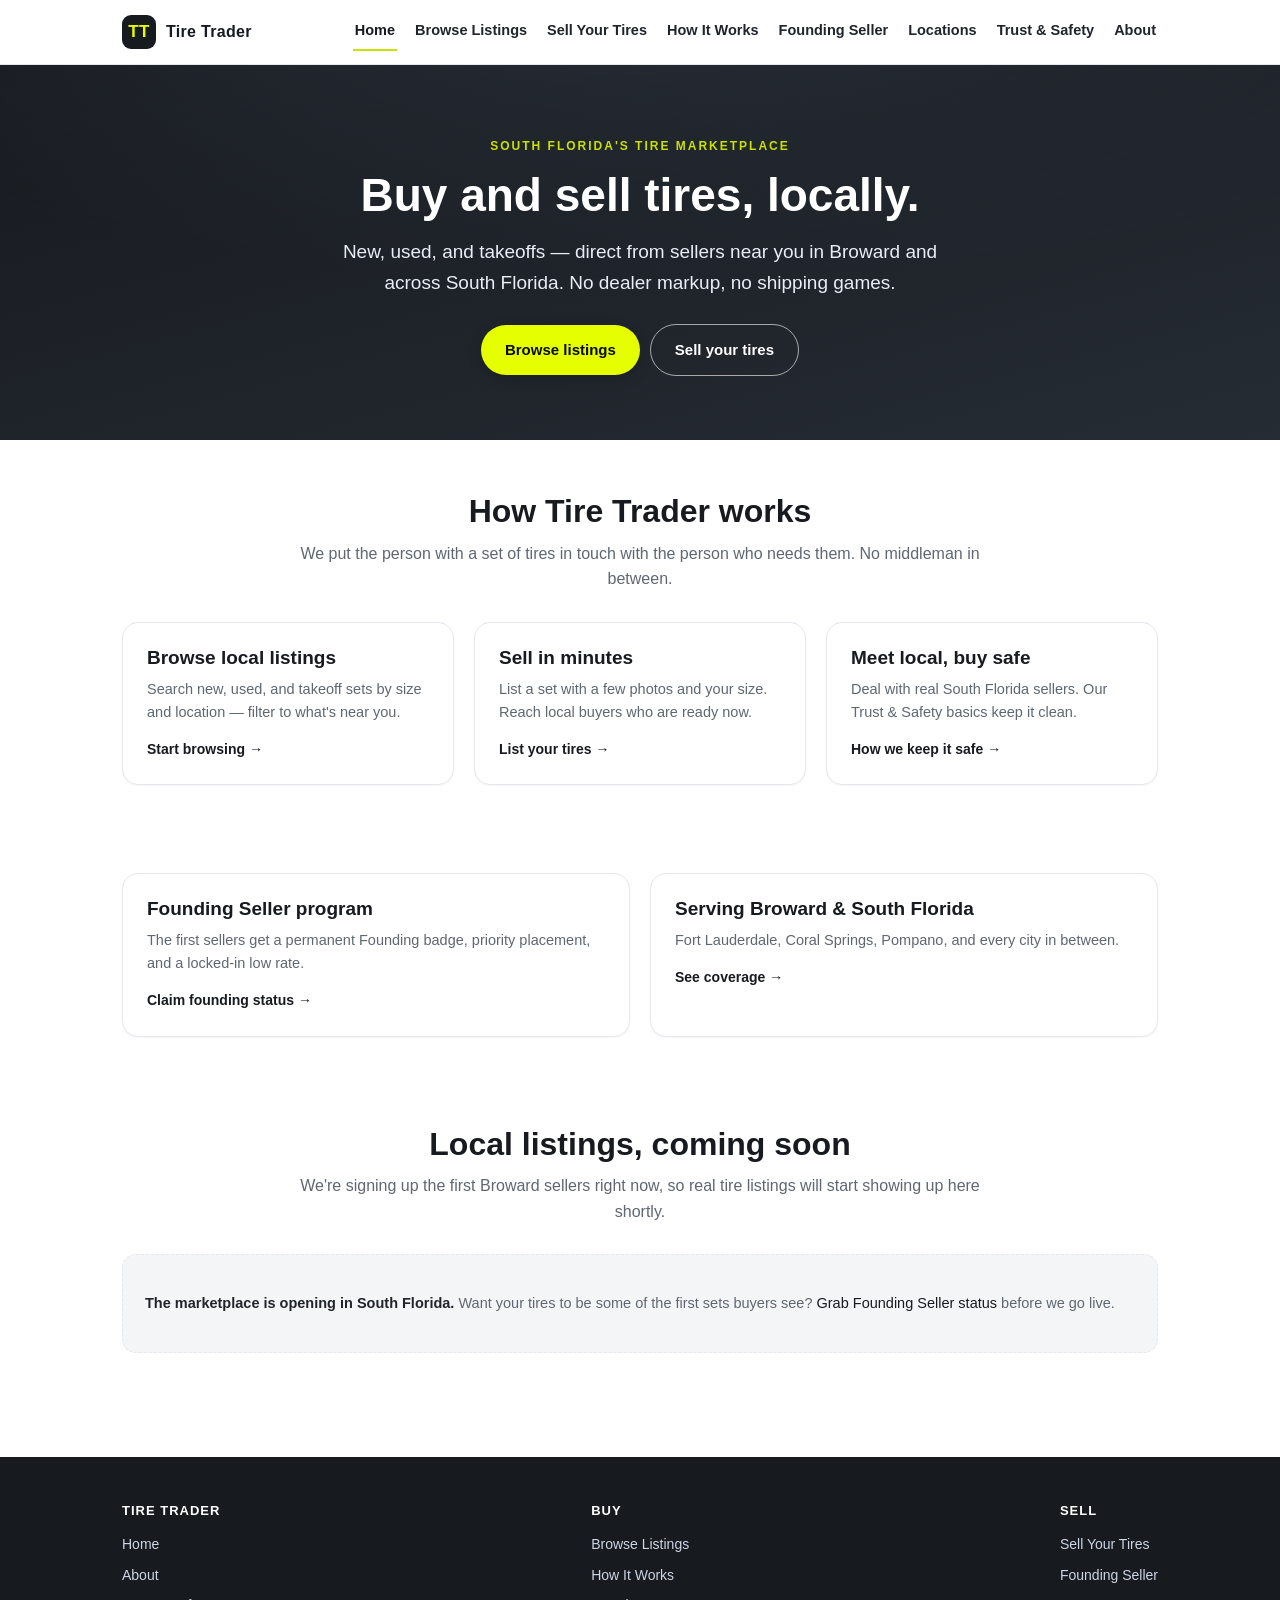
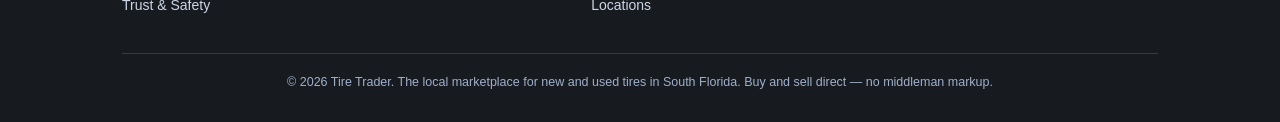
<file: index.html>
<!DOCTYPE html>
<html lang="en">
<head>
<meta charset="UTF-8" />
<meta name="viewport" content="width=device-width, initial-scale=1.0" />
<title>Tire Trader — Buy &amp; Sell Tires Locally in South Florida</title>
<meta name="description" content="The local marketplace for new and used tires in Broward and South Florida. Browse listings near you or sell your tires direct — no middleman markup." />
<link rel="canonical" href="https://shoptiretrader.com/" />
<meta name="robots" content="index,follow" />
<meta property="og:type" content="website" />
<meta property="og:site_name" content="Tire Trader" />
<meta property="og:title" content="Tire Trader — Buy &amp; Sell Tires Locally in South Florida" />
<meta property="og:description" content="The local marketplace for new and used tires in Broward and South Florida. Browse listings near you or sell your tires direct — no middleman markup." />
<meta property="og:url" content="https://shoptiretrader.com/" /><meta property="og:image" content="https://shoptiretrader.com/assets/og-image.png" /><meta property="og:image:width" content="1200" /><meta property="og:image:height" content="630" />
<meta name="twitter:card" content="summary_large_image" /><meta name="twitter:image" content="https://shoptiretrader.com/assets/og-image.png" />
<meta name="twitter:title" content="Tire Trader — Buy &amp; Sell Tires Locally in South Florida" />
<meta name="twitter:description" content="The local marketplace for new and used tires in Broward and South Florida. Browse listings near you or sell your tires direct — no middleman markup." />
<link rel="icon" type="image/svg+xml" href="data:image/svg+xml,<svg xmlns='http://www.w3.org/2000/svg' viewBox='0 0 64 64'><rect width='64' height='64' rx='14' fill='%23171a1f'/><text x='32' y='43' font-family='Arial,sans-serif' font-size='28' font-weight='700' fill='%23e5ff00' text-anchor='middle'>TT</text></svg>" />
<link rel="stylesheet" href="/assets/site.css" />
<script type="application/ld+json">{"@context":"https://schema.org","@type":"WebSite","name":"Tire Trader \u2014 Buy & Sell Tires Locally in South Florida","url":"https://shoptiretrader.com/","description":"The local marketplace for new and used tires in Broward and South Florida. Browse listings near you or sell your tires direct \u2014 no middleman markup.","isPartOf":{"@type":"WebSite","name":"Tire Trader","url":"https://shoptiretrader.com/"},"publisher":{"@type":"Organization","name":"Tire Trader","url":"https://shoptiretrader.com/"}}</script>
</head>
<body><a class="skip" href="#main">Skip to content</a><header class="site-head"><div class="wrap"><nav class="nav" aria-label="Primary">
<a class="logo" href="/"><span class="mk" aria-hidden="true">TT</span>Tire Trader</a>
<button class="nav-toggle" aria-label="Menu" aria-expanded="false" aria-controls="nl" onclick="var e=document.getElementById('nl');this.setAttribute('aria-expanded',e.classList.toggle('open'))">☰</button>
<div class="nav-links" id="nl"><a href="/" aria-current="page">Home</a><a href="/browse-listings.html">Browse Listings</a><a href="/sell-your-tires.html">Sell Your Tires</a><a href="/how-it-works.html">How It Works</a><a href="/founding-seller.html">Founding Seller</a><a href="/locations.html">Locations</a><a href="/trust-safety.html">Trust &amp; Safety</a><a href="/about.html">About</a></div>
</nav></div></header><section class="hero"><div class="wrap">
<div class="eyebrow">South Florida&#x27;s tire marketplace</div>
<h1>Buy and sell tires, locally.</h1>
<p>New, used, and takeoffs — direct from sellers near you in Broward and across South Florida. No dealer markup, no shipping games.</p>
<div><a class="btn" href="/browse-listings.html">Browse listings</a><a class="btn ghost" href="/sell-your-tires.html">Sell your tires</a></div>
</div></section><main id="main"><div class='wrap'><section><div class="section-intro"><h2>How Tire Trader works</h2><p>We put the person with a set of tires in touch with the person who needs them. No middleman in between.</p></div><div class="grid"><a class="card" href="/browse-listings.html"><h3>Browse local listings</h3><p>Search new, used, and takeoff sets by size and location — filter to what&#x27;s near you.</p><div class="more">Start browsing →</div></a><a class="card" href="/sell-your-tires.html"><h3>Sell in minutes</h3><p>List a set with a few photos and your size. Reach local buyers who are ready now.</p><div class="more">List your tires →</div></a><a class="card" href="/trust-safety.html"><h3>Meet local, buy safe</h3><p>Deal with real South Florida sellers. Our Trust &amp; Safety basics keep it clean.</p><div class="more">How we keep it safe →</div></a></div></section><section><div class="grid"><a class="card" href="/founding-seller.html"><h3>Founding Seller program</h3><p>The first sellers get a permanent Founding badge, priority placement, and a locked-in low rate.</p><div class="more">Claim founding status →</div></a><a class="card" href="/locations.html"><h3>Serving Broward &amp; South Florida</h3><p>Fort Lauderdale, Coral Springs, Pompano, and every city in between.</p><div class="more">See coverage →</div></a></div></section><section><div class="section-intro"><h2>Local listings, coming soon</h2><p>We're signing up the first Broward sellers right now, so real tire listings will start showing up here shortly.</p></div><div class="placeholder"><p><b>The marketplace is opening in South Florida.</b> Want your tires to be some of the first sets buyers see? <a href="/founding-seller.html">Grab Founding Seller status</a> before we go live.</p></div></section></div></main><footer class="site-foot"><div class="wrap">
<div class="cols"><div><h4>Tire Trader</h4><a href="/">Home</a><a href="/about.html">About</a><a href="/trust-safety.html">Trust &amp; Safety</a></div><div><h4>Buy</h4><a href="/browse-listings.html">Browse Listings</a><a href="/how-it-works.html">How It Works</a><a href="/locations.html">Locations</a></div><div><h4>Sell</h4><a href="/sell-your-tires.html">Sell Your Tires</a><a href="/founding-seller.html">Founding Seller</a></div></div>
<div class="fine">© 2026 Tire Trader. The local marketplace for new and used tires in South Florida. Buy and sell direct — no middleman markup.</div>
</div></footer></body></html>
</file>
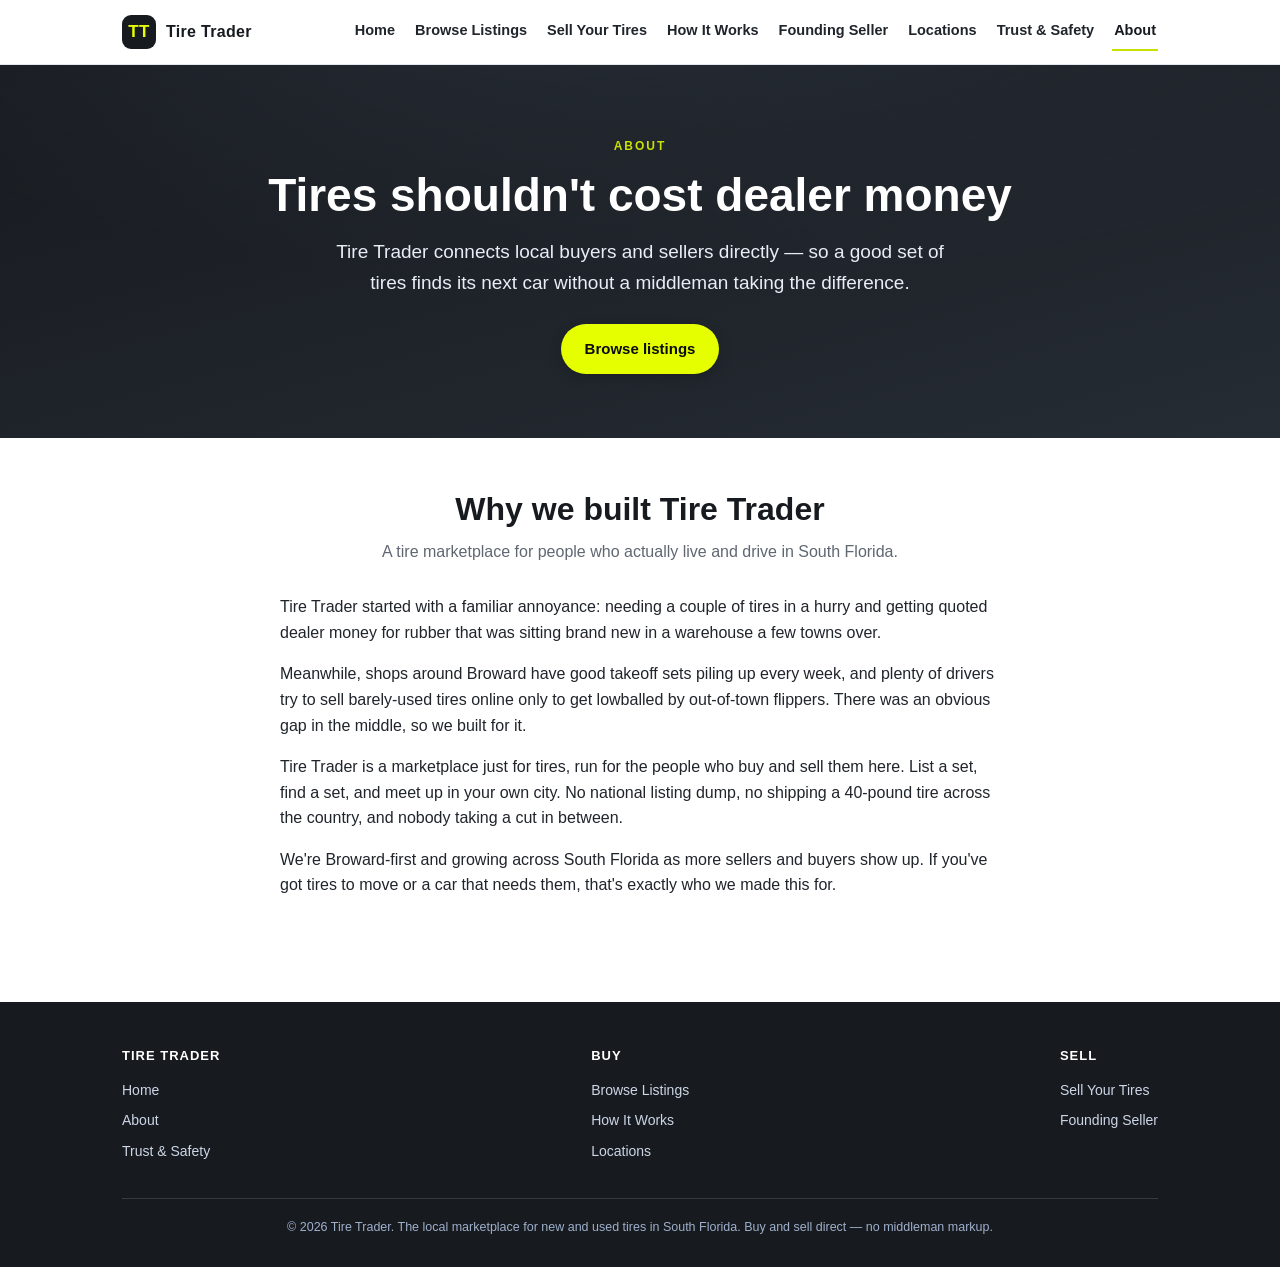
<file: about.html>
<!DOCTYPE html>
<html lang="en">
<head>
<meta charset="UTF-8" />
<meta name="viewport" content="width=device-width, initial-scale=1.0" />
<title>About Tire Trader — The Local Tire Marketplace</title>
<meta name="description" content="Why Tire Trader exists: a fair, local marketplace for new and used tires in South Florida, connecting buyers and sellers direct without dealer markup." />
<link rel="canonical" href="https://shoptiretrader.com/about.html" />
<meta name="robots" content="index,follow" />
<meta property="og:type" content="website" />
<meta property="og:site_name" content="Tire Trader" />
<meta property="og:title" content="About Tire Trader — The Local Tire Marketplace" />
<meta property="og:description" content="Why Tire Trader exists: a fair, local marketplace for new and used tires in South Florida, connecting buyers and sellers direct without dealer markup." />
<meta property="og:url" content="https://shoptiretrader.com/about.html" /><meta property="og:image" content="https://shoptiretrader.com/assets/og-image.png" /><meta property="og:image:width" content="1200" /><meta property="og:image:height" content="630" />
<meta name="twitter:card" content="summary_large_image" /><meta name="twitter:image" content="https://shoptiretrader.com/assets/og-image.png" />
<meta name="twitter:title" content="About Tire Trader — The Local Tire Marketplace" />
<meta name="twitter:description" content="Why Tire Trader exists: a fair, local marketplace for new and used tires in South Florida, connecting buyers and sellers direct without dealer markup." />
<link rel="icon" type="image/svg+xml" href="data:image/svg+xml,<svg xmlns='http://www.w3.org/2000/svg' viewBox='0 0 64 64'><rect width='64' height='64' rx='14' fill='%23171a1f'/><text x='32' y='43' font-family='Arial,sans-serif' font-size='28' font-weight='700' fill='%23e5ff00' text-anchor='middle'>TT</text></svg>" />
<link rel="stylesheet" href="/assets/site.css" />
<script type="application/ld+json">{"@context":"https://schema.org","@type":"AboutPage","name":"About Tire Trader \u2014 The Local Tire Marketplace","url":"https://shoptiretrader.com/about.html","description":"Why Tire Trader exists: a fair, local marketplace for new and used tires in South Florida, connecting buyers and sellers direct without dealer markup.","isPartOf":{"@type":"WebSite","name":"Tire Trader","url":"https://shoptiretrader.com/"},"publisher":{"@type":"Organization","name":"Tire Trader","url":"https://shoptiretrader.com/"}}</script>
</head>
<body><a class="skip" href="#main">Skip to content</a><header class="site-head"><div class="wrap"><nav class="nav" aria-label="Primary">
<a class="logo" href="/"><span class="mk" aria-hidden="true">TT</span>Tire Trader</a>
<button class="nav-toggle" aria-label="Menu" aria-expanded="false" aria-controls="nl" onclick="var e=document.getElementById('nl');this.setAttribute('aria-expanded',e.classList.toggle('open'))">☰</button>
<div class="nav-links" id="nl"><a href="/">Home</a><a href="/browse-listings.html">Browse Listings</a><a href="/sell-your-tires.html">Sell Your Tires</a><a href="/how-it-works.html">How It Works</a><a href="/founding-seller.html">Founding Seller</a><a href="/locations.html">Locations</a><a href="/trust-safety.html">Trust &amp; Safety</a><a href="/about.html" aria-current="page">About</a></div>
</nav></div></header><section class="hero"><div class="wrap">
<div class="eyebrow">About</div>
<h1>Tires shouldn&#x27;t cost dealer money</h1>
<p>Tire Trader connects local buyers and sellers directly — so a good set of tires finds its next car without a middleman taking the difference.</p>
<div><a class="btn" href="/browse-listings.html">Browse listings</a></div>
</div></section><main id="main"><div class='wrap'><section><div class="section-intro"><h2>Why we built Tire Trader</h2><p>A tire marketplace for people who actually live and drive in South Florida.</p></div><div class="prose"><p>Tire Trader started with a familiar annoyance: needing a couple of tires in a hurry and getting quoted dealer money for rubber that was sitting brand new in a warehouse a few towns over.</p><p>Meanwhile, shops around Broward have good takeoff sets piling up every week, and plenty of drivers try to sell barely-used tires online only to get lowballed by out-of-town flippers. There was an obvious gap in the middle, so we built for it.</p><p>Tire Trader is a marketplace just for tires, run for the people who buy and sell them here. List a set, find a set, and meet up in your own city. No national listing dump, no shipping a 40-pound tire across the country, and nobody taking a cut in between.</p><p>We're Broward-first and growing across South Florida as more sellers and buyers show up. If you've got tires to move or a car that needs them, that's exactly who we made this for.</p></div></section></div></main><footer class="site-foot"><div class="wrap">
<div class="cols"><div><h4>Tire Trader</h4><a href="/">Home</a><a href="/about.html">About</a><a href="/trust-safety.html">Trust &amp; Safety</a></div><div><h4>Buy</h4><a href="/browse-listings.html">Browse Listings</a><a href="/how-it-works.html">How It Works</a><a href="/locations.html">Locations</a></div><div><h4>Sell</h4><a href="/sell-your-tires.html">Sell Your Tires</a><a href="/founding-seller.html">Founding Seller</a></div></div>
<div class="fine">© 2026 Tire Trader. The local marketplace for new and used tires in South Florida. Buy and sell direct — no middleman markup.</div>
</div></footer></body></html>
</file>
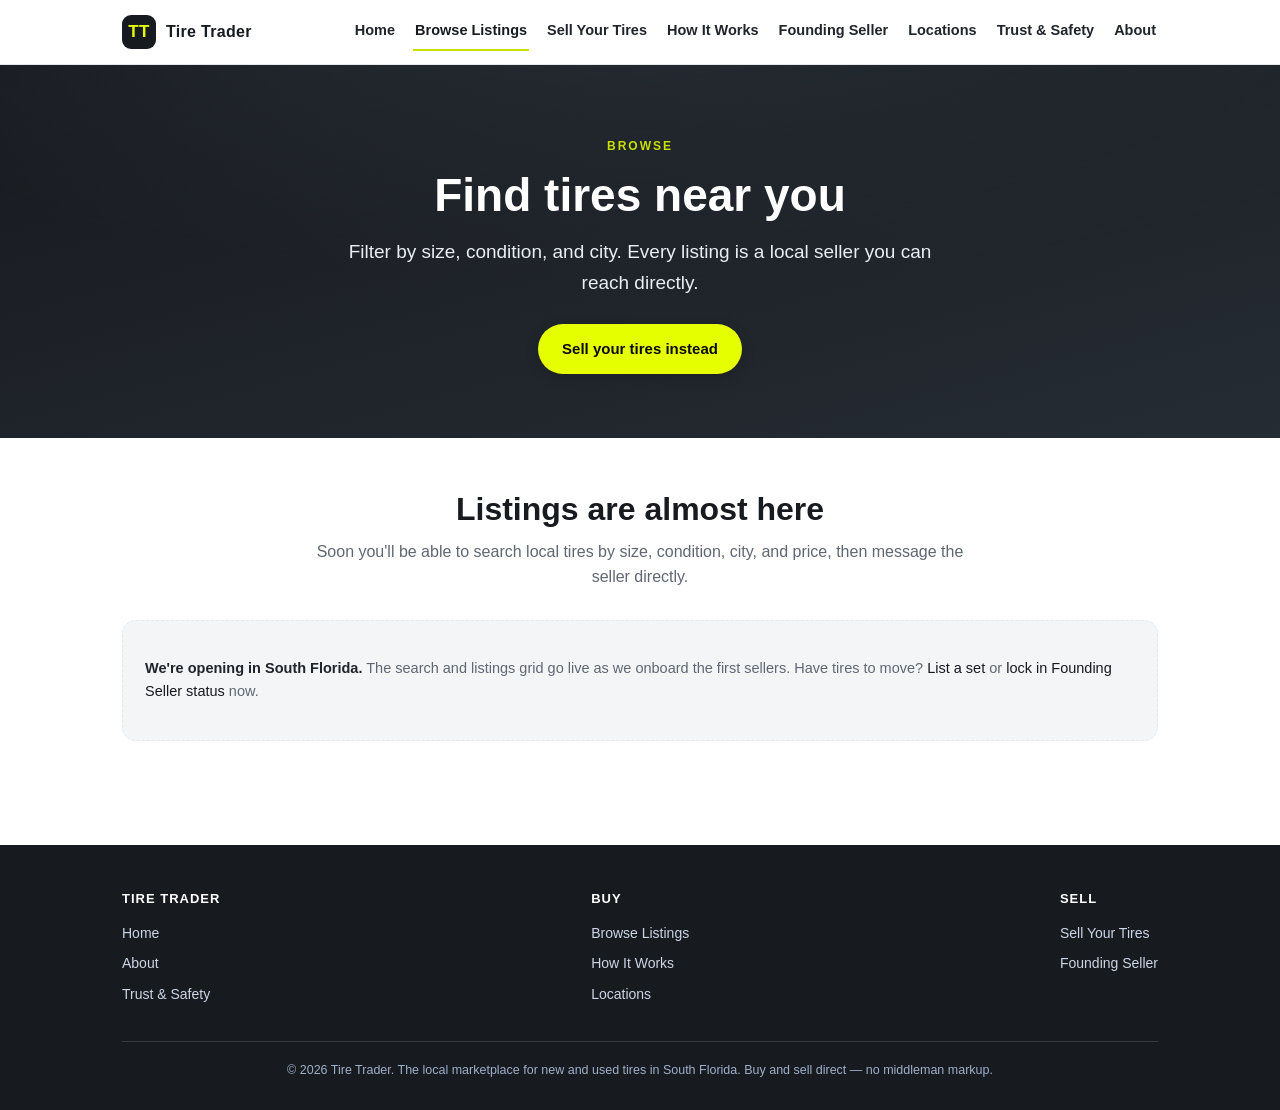
<file: browse-listings.html>
<!DOCTYPE html>
<html lang="en">
<head>
<meta charset="UTF-8" />
<meta name="viewport" content="width=device-width, initial-scale=1.0" />
<title>Browse Tire Listings Near You — South Florida | Tire Trader</title>
<meta name="description" content="Search new, used, and takeoff tires by size and location across Broward and South Florida. Deal direct with local sellers on Tire Trader." />
<link rel="canonical" href="https://shoptiretrader.com/browse-listings.html" />
<meta name="robots" content="index,follow" />
<meta property="og:type" content="website" />
<meta property="og:site_name" content="Tire Trader" />
<meta property="og:title" content="Browse Tire Listings Near You — South Florida | Tire Trader" />
<meta property="og:description" content="Search new, used, and takeoff tires by size and location across Broward and South Florida. Deal direct with local sellers on Tire Trader." />
<meta property="og:url" content="https://shoptiretrader.com/browse-listings.html" /><meta property="og:image" content="https://shoptiretrader.com/assets/og-image.png" /><meta property="og:image:width" content="1200" /><meta property="og:image:height" content="630" />
<meta name="twitter:card" content="summary_large_image" /><meta name="twitter:image" content="https://shoptiretrader.com/assets/og-image.png" />
<meta name="twitter:title" content="Browse Tire Listings Near You — South Florida | Tire Trader" />
<meta name="twitter:description" content="Search new, used, and takeoff tires by size and location across Broward and South Florida. Deal direct with local sellers on Tire Trader." />
<link rel="icon" type="image/svg+xml" href="data:image/svg+xml,<svg xmlns='http://www.w3.org/2000/svg' viewBox='0 0 64 64'><rect width='64' height='64' rx='14' fill='%23171a1f'/><text x='32' y='43' font-family='Arial,sans-serif' font-size='28' font-weight='700' fill='%23e5ff00' text-anchor='middle'>TT</text></svg>" />
<link rel="stylesheet" href="/assets/site.css" />
<script type="application/ld+json">{"@context":"https://schema.org","@type":"CollectionPage","name":"Browse Tire Listings Near You \u2014 South Florida | Tire Trader","url":"https://shoptiretrader.com/browse-listings.html","description":"Search new, used, and takeoff tires by size and location across Broward and South Florida. Deal direct with local sellers on Tire Trader.","isPartOf":{"@type":"WebSite","name":"Tire Trader","url":"https://shoptiretrader.com/"},"publisher":{"@type":"Organization","name":"Tire Trader","url":"https://shoptiretrader.com/"}}</script>
</head>
<body><a class="skip" href="#main">Skip to content</a><header class="site-head"><div class="wrap"><nav class="nav" aria-label="Primary">
<a class="logo" href="/"><span class="mk" aria-hidden="true">TT</span>Tire Trader</a>
<button class="nav-toggle" aria-label="Menu" aria-expanded="false" aria-controls="nl" onclick="var e=document.getElementById('nl');this.setAttribute('aria-expanded',e.classList.toggle('open'))">☰</button>
<div class="nav-links" id="nl"><a href="/">Home</a><a href="/browse-listings.html" aria-current="page">Browse Listings</a><a href="/sell-your-tires.html">Sell Your Tires</a><a href="/how-it-works.html">How It Works</a><a href="/founding-seller.html">Founding Seller</a><a href="/locations.html">Locations</a><a href="/trust-safety.html">Trust &amp; Safety</a><a href="/about.html">About</a></div>
</nav></div></header><section class="hero"><div class="wrap">
<div class="eyebrow">Browse</div>
<h1>Find tires near you</h1>
<p>Filter by size, condition, and city. Every listing is a local seller you can reach directly.</p>
<div><a class="btn" href="/sell-your-tires.html">Sell your tires instead</a></div>
</div></section><main id="main"><div class='wrap'><section><div class="section-intro"><h2>Listings are almost here</h2><p>Soon you'll be able to search local tires by size, condition, city, and price, then message the seller directly.</p></div><div class="placeholder"><p><b>We're opening in South Florida.</b> The search and listings grid go live as we onboard the first sellers. Have tires to move? <a href="/sell-your-tires.html">List a set</a> or <a href="/founding-seller.html">lock in Founding Seller status</a> now.</p></div></section></div></main><footer class="site-foot"><div class="wrap">
<div class="cols"><div><h4>Tire Trader</h4><a href="/">Home</a><a href="/about.html">About</a><a href="/trust-safety.html">Trust &amp; Safety</a></div><div><h4>Buy</h4><a href="/browse-listings.html">Browse Listings</a><a href="/how-it-works.html">How It Works</a><a href="/locations.html">Locations</a></div><div><h4>Sell</h4><a href="/sell-your-tires.html">Sell Your Tires</a><a href="/founding-seller.html">Founding Seller</a></div></div>
<div class="fine">© 2026 Tire Trader. The local marketplace for new and used tires in South Florida. Buy and sell direct — no middleman markup.</div>
</div></footer></body></html>
</file>
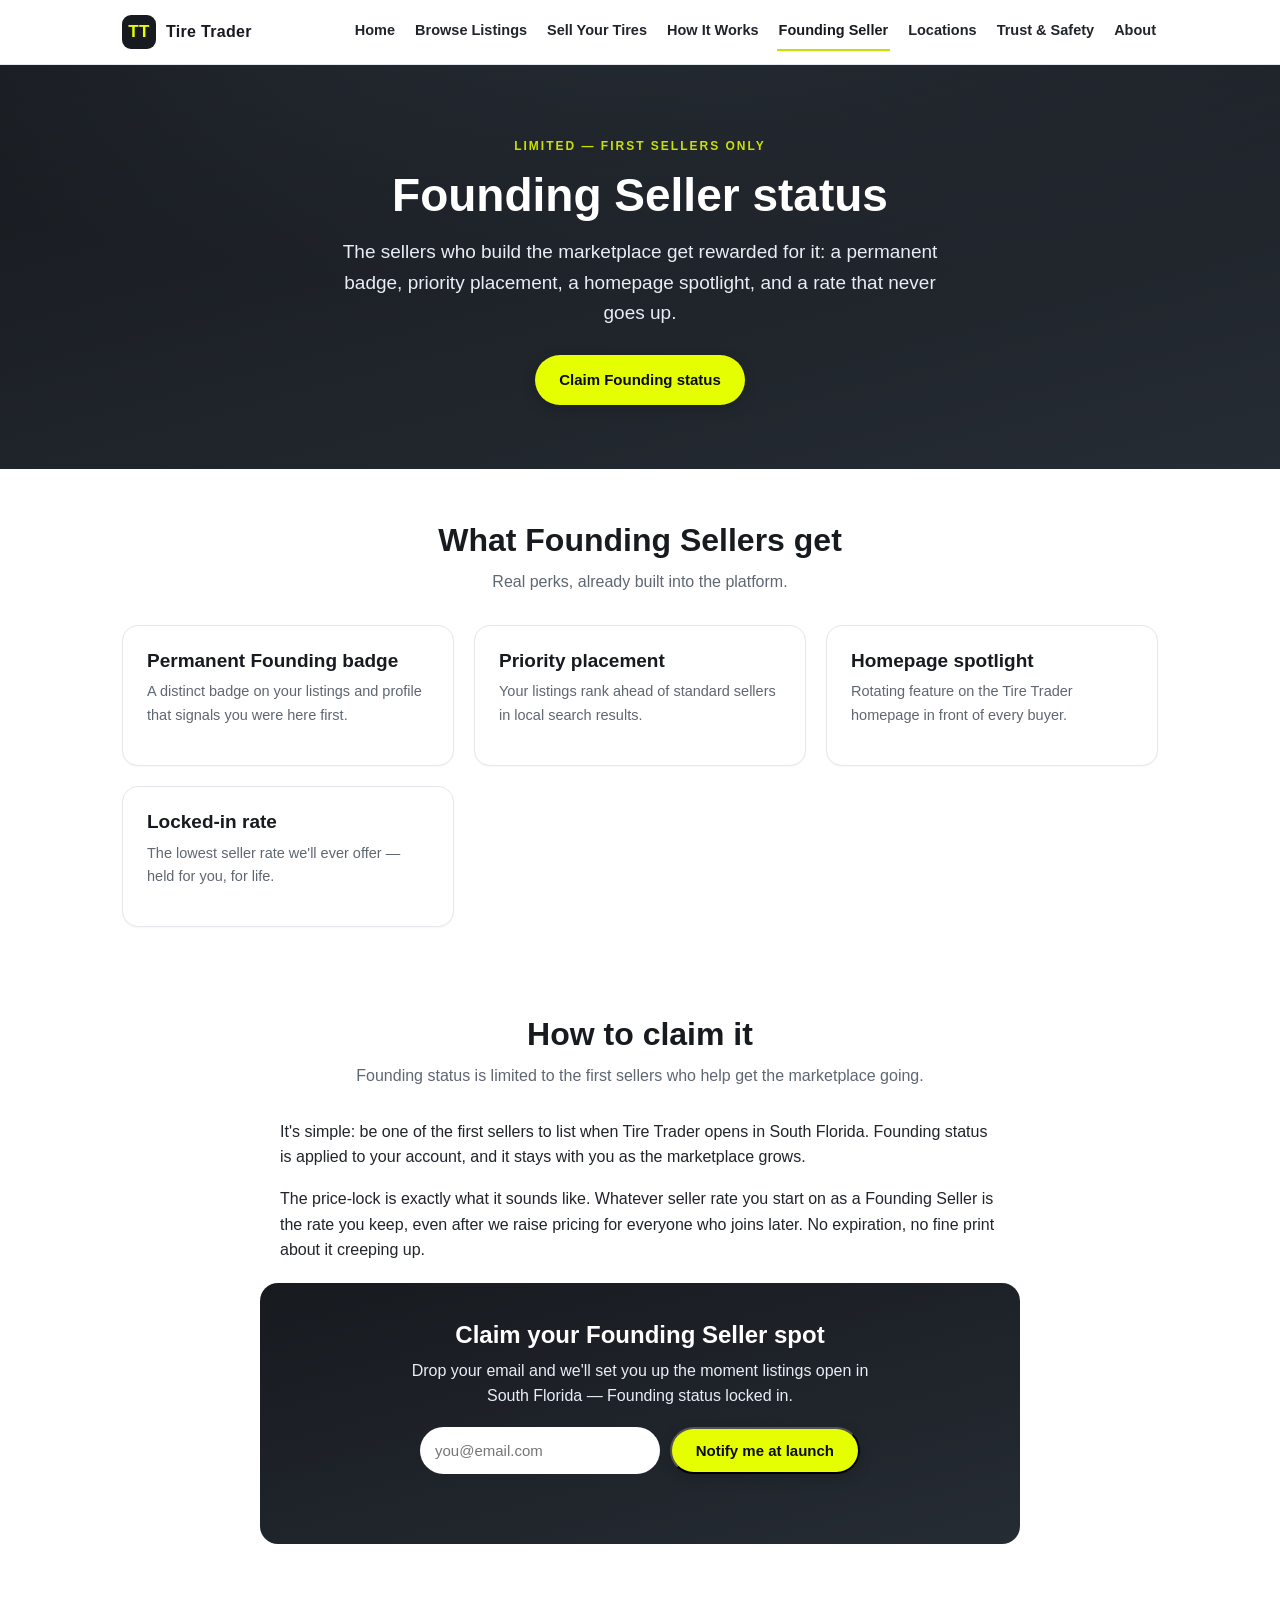
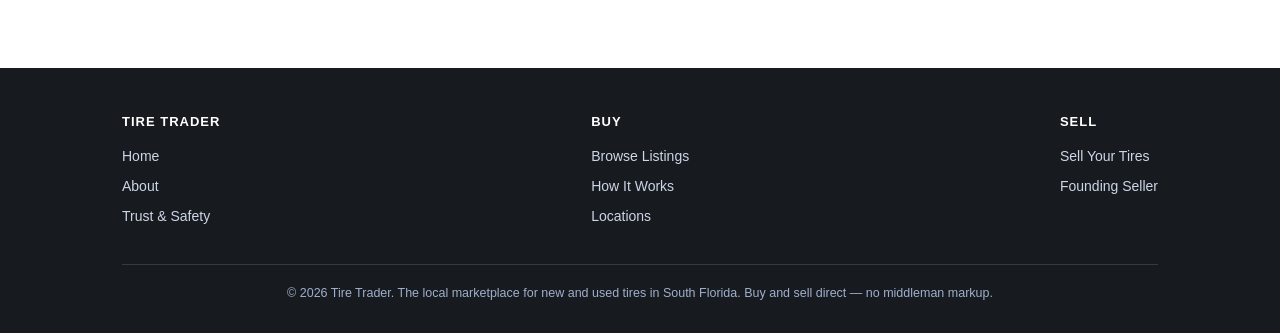
<file: founding-seller.html>
<!DOCTYPE html>
<html lang="en">
<head>
<meta charset="UTF-8" />
<meta name="viewport" content="width=device-width, initial-scale=1.0" />
<title>Founding Seller Program — Priority &amp; Lifetime Rate | Tire Trader</title>
<meta name="description" content="Be one of Tire Trader&#x27;s first sellers: a permanent Founding badge, priority placement in search, a homepage spotlight, and a locked-in low rate for life." />
<link rel="canonical" href="https://shoptiretrader.com/founding-seller.html" />
<meta name="robots" content="index,follow" />
<meta property="og:type" content="website" />
<meta property="og:site_name" content="Tire Trader" />
<meta property="og:title" content="Founding Seller Program — Priority &amp; Lifetime Rate | Tire Trader" />
<meta property="og:description" content="Be one of Tire Trader&#x27;s first sellers: a permanent Founding badge, priority placement in search, a homepage spotlight, and a locked-in low rate for life." />
<meta property="og:url" content="https://shoptiretrader.com/founding-seller.html" /><meta property="og:image" content="https://shoptiretrader.com/assets/og-image.png" /><meta property="og:image:width" content="1200" /><meta property="og:image:height" content="630" />
<meta name="twitter:card" content="summary_large_image" /><meta name="twitter:image" content="https://shoptiretrader.com/assets/og-image.png" />
<meta name="twitter:title" content="Founding Seller Program — Priority &amp; Lifetime Rate | Tire Trader" />
<meta name="twitter:description" content="Be one of Tire Trader&#x27;s first sellers: a permanent Founding badge, priority placement in search, a homepage spotlight, and a locked-in low rate for life." />
<link rel="icon" type="image/svg+xml" href="data:image/svg+xml,<svg xmlns='http://www.w3.org/2000/svg' viewBox='0 0 64 64'><rect width='64' height='64' rx='14' fill='%23171a1f'/><text x='32' y='43' font-family='Arial,sans-serif' font-size='28' font-weight='700' fill='%23e5ff00' text-anchor='middle'>TT</text></svg>" />
<link rel="stylesheet" href="/assets/site.css" />
<script type="application/ld+json">{"@context":"https://schema.org","@type":"WebPage","name":"Founding Seller Program \u2014 Priority & Lifetime Rate | Tire Trader","url":"https://shoptiretrader.com/founding-seller.html","description":"Be one of Tire Trader's first sellers: a permanent Founding badge, priority placement in search, a homepage spotlight, and a locked-in low rate for life.","isPartOf":{"@type":"WebSite","name":"Tire Trader","url":"https://shoptiretrader.com/"},"publisher":{"@type":"Organization","name":"Tire Trader","url":"https://shoptiretrader.com/"}}</script>
</head>
<body><a class="skip" href="#main">Skip to content</a><header class="site-head"><div class="wrap"><nav class="nav" aria-label="Primary">
<a class="logo" href="/"><span class="mk" aria-hidden="true">TT</span>Tire Trader</a>
<button class="nav-toggle" aria-label="Menu" aria-expanded="false" aria-controls="nl" onclick="var e=document.getElementById('nl');this.setAttribute('aria-expanded',e.classList.toggle('open'))">☰</button>
<div class="nav-links" id="nl"><a href="/">Home</a><a href="/browse-listings.html">Browse Listings</a><a href="/sell-your-tires.html">Sell Your Tires</a><a href="/how-it-works.html">How It Works</a><a href="/founding-seller.html" aria-current="page">Founding Seller</a><a href="/locations.html">Locations</a><a href="/trust-safety.html">Trust &amp; Safety</a><a href="/about.html">About</a></div>
</nav></div></header><section class="hero"><div class="wrap">
<div class="eyebrow">Limited — First Sellers Only</div>
<h1>Founding Seller status</h1>
<p>The sellers who build the marketplace get rewarded for it: a permanent badge, priority placement, a homepage spotlight, and a rate that never goes up.</p>
<div><a class="btn" href="#join">Claim Founding status</a></div>
</div></section><main id="main"><div class='wrap'><section><div class="section-intro"><h2>What Founding Sellers get</h2><p>Real perks, already built into the platform.</p></div><div class="grid"><a class="card" href="/sell-your-tires.html"><h3>Permanent Founding badge</h3><p>A distinct badge on your listings and profile that signals you were here first.</p></a><a class="card" href="/browse-listings.html"><h3>Priority placement</h3><p>Your listings rank ahead of standard sellers in local search results.</p></a><a class="card" href="/"><h3>Homepage spotlight</h3><p>Rotating feature on the Tire Trader homepage in front of every buyer.</p></a><a class="card" href="/sell-your-tires.html"><h3>Locked-in rate</h3><p>The lowest seller rate we&#x27;ll ever offer — held for you, for life.</p></a></div></section><section><div class="section-intro"><h2>How to claim it</h2><p>Founding status is limited to the first sellers who help get the marketplace going.</p></div><div class="prose"><p>It's simple: be one of the first sellers to list when Tire Trader opens in South Florida. Founding status is applied to your account, and it stays with you as the marketplace grows.</p><p>The price-lock is exactly what it sounds like. Whatever seller rate you start on as a Founding Seller is the rate you keep, even after we raise pricing for everyone who joins later. No expiration, no fine print about it creeping up.</p></div><div class="news" id="join"><h2>Claim your Founding Seller spot</h2><p>Drop your email and we'll set you up the moment listings open in South Florida — Founding status locked in.</p><form data-capture data-source="founding-seller" novalidate><input type="email" placeholder="you@email.com" aria-label="Email" required><input type="text" name="company" tabindex="-1" autocomplete="off" aria-hidden="true" style="position:absolute;left:-9999px;width:1px;height:1px;opacity:0"><button class="btn" type="submit">Notify me at launch</button></form><p class="form-success" aria-live="polite"></p></div></section></div></main><footer class="site-foot"><div class="wrap">
<div class="cols"><div><h4>Tire Trader</h4><a href="/">Home</a><a href="/about.html">About</a><a href="/trust-safety.html">Trust &amp; Safety</a></div><div><h4>Buy</h4><a href="/browse-listings.html">Browse Listings</a><a href="/how-it-works.html">How It Works</a><a href="/locations.html">Locations</a></div><div><h4>Sell</h4><a href="/sell-your-tires.html">Sell Your Tires</a><a href="/founding-seller.html">Founding Seller</a></div></div>
<div class="fine">© 2026 Tire Trader. The local marketplace for new and used tires in South Florida. Buy and sell direct — no middleman markup.</div>
</div></footer><script src="/assets/site.js" defer></script></body></html>
</file>
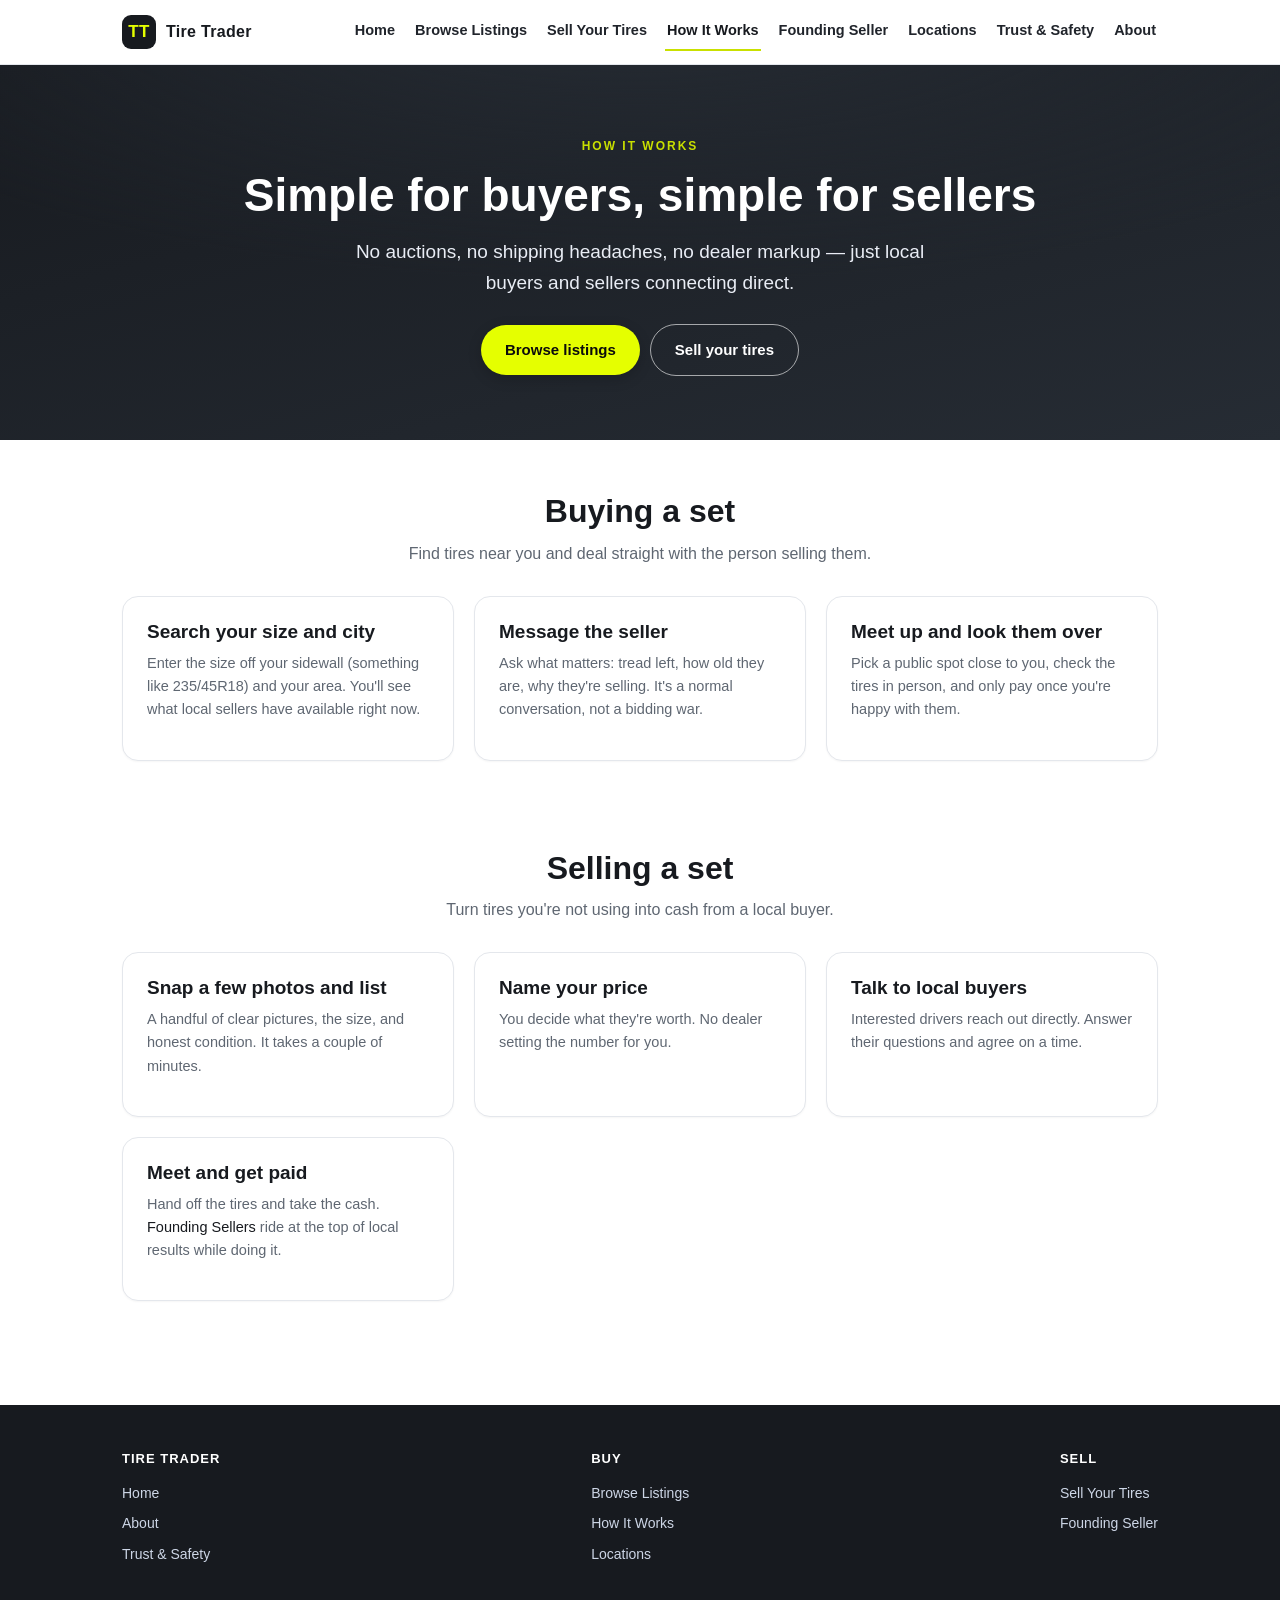
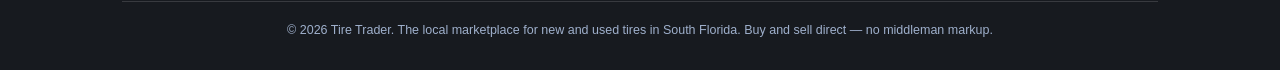
<file: how-it-works.html>
<!DOCTYPE html>
<html lang="en">
<head>
<meta charset="UTF-8" />
<meta name="viewport" content="width=device-width, initial-scale=1.0" />
<title>How It Works — Buying &amp; Selling Tires | Tire Trader</title>
<meta name="description" content="How Tire Trader works for buyers and sellers: browse or list locally, message direct, and meet up safely in South Florida. No middleman markup." />
<link rel="canonical" href="https://shoptiretrader.com/how-it-works.html" />
<meta name="robots" content="index,follow" />
<meta property="og:type" content="website" />
<meta property="og:site_name" content="Tire Trader" />
<meta property="og:title" content="How It Works — Buying &amp; Selling Tires | Tire Trader" />
<meta property="og:description" content="How Tire Trader works for buyers and sellers: browse or list locally, message direct, and meet up safely in South Florida. No middleman markup." />
<meta property="og:url" content="https://shoptiretrader.com/how-it-works.html" /><meta property="og:image" content="https://shoptiretrader.com/assets/og-image.png" /><meta property="og:image:width" content="1200" /><meta property="og:image:height" content="630" />
<meta name="twitter:card" content="summary_large_image" /><meta name="twitter:image" content="https://shoptiretrader.com/assets/og-image.png" />
<meta name="twitter:title" content="How It Works — Buying &amp; Selling Tires | Tire Trader" />
<meta name="twitter:description" content="How Tire Trader works for buyers and sellers: browse or list locally, message direct, and meet up safely in South Florida. No middleman markup." />
<link rel="icon" type="image/svg+xml" href="data:image/svg+xml,<svg xmlns='http://www.w3.org/2000/svg' viewBox='0 0 64 64'><rect width='64' height='64' rx='14' fill='%23171a1f'/><text x='32' y='43' font-family='Arial,sans-serif' font-size='28' font-weight='700' fill='%23e5ff00' text-anchor='middle'>TT</text></svg>" />
<link rel="stylesheet" href="/assets/site.css" />
<script type="application/ld+json">{"@context":"https://schema.org","@type":"WebPage","name":"How It Works \u2014 Buying & Selling Tires | Tire Trader","url":"https://shoptiretrader.com/how-it-works.html","description":"How Tire Trader works for buyers and sellers: browse or list locally, message direct, and meet up safely in South Florida. No middleman markup.","isPartOf":{"@type":"WebSite","name":"Tire Trader","url":"https://shoptiretrader.com/"},"publisher":{"@type":"Organization","name":"Tire Trader","url":"https://shoptiretrader.com/"}}</script>
</head>
<body><a class="skip" href="#main">Skip to content</a><header class="site-head"><div class="wrap"><nav class="nav" aria-label="Primary">
<a class="logo" href="/"><span class="mk" aria-hidden="true">TT</span>Tire Trader</a>
<button class="nav-toggle" aria-label="Menu" aria-expanded="false" aria-controls="nl" onclick="var e=document.getElementById('nl');this.setAttribute('aria-expanded',e.classList.toggle('open'))">☰</button>
<div class="nav-links" id="nl"><a href="/">Home</a><a href="/browse-listings.html">Browse Listings</a><a href="/sell-your-tires.html">Sell Your Tires</a><a href="/how-it-works.html" aria-current="page">How It Works</a><a href="/founding-seller.html">Founding Seller</a><a href="/locations.html">Locations</a><a href="/trust-safety.html">Trust &amp; Safety</a><a href="/about.html">About</a></div>
</nav></div></header><section class="hero"><div class="wrap">
<div class="eyebrow">How It Works</div>
<h1>Simple for buyers, simple for sellers</h1>
<p>No auctions, no shipping headaches, no dealer markup — just local buyers and sellers connecting direct.</p>
<div><a class="btn" href="/browse-listings.html">Browse listings</a><a class="btn ghost" href="/sell-your-tires.html">Sell your tires</a></div>
</div></section><main id="main"><div class='wrap'><section><div class="section-intro"><h2>Buying a set</h2><p>Find tires near you and deal straight with the person selling them.</p></div><div class="grid"><div class="card"><h3>Search your size and city</h3><p>Enter the size off your sidewall (something like 235/45R18) and your area. You'll see what local sellers have available right now.</p></div><div class="card"><h3>Message the seller</h3><p>Ask what matters: tread left, how old they are, why they're selling. It's a normal conversation, not a bidding war.</p></div><div class="card"><h3>Meet up and look them over</h3><p>Pick a public spot close to you, check the tires in person, and only pay once you're happy with them.</p></div></div></section><section><div class="section-intro"><h2>Selling a set</h2><p>Turn tires you're not using into cash from a local buyer.</p></div><div class="grid"><div class="card"><h3>Snap a few photos and list</h3><p>A handful of clear pictures, the size, and honest condition. It takes a couple of minutes.</p></div><div class="card"><h3>Name your price</h3><p>You decide what they're worth. No dealer setting the number for you.</p></div><div class="card"><h3>Talk to local buyers</h3><p>Interested drivers reach out directly. Answer their questions and agree on a time.</p></div><div class="card"><h3>Meet and get paid</h3><p>Hand off the tires and take the cash. <a href="/founding-seller.html">Founding Sellers</a> ride at the top of local results while doing it.</p></div></div></section></div></main><footer class="site-foot"><div class="wrap">
<div class="cols"><div><h4>Tire Trader</h4><a href="/">Home</a><a href="/about.html">About</a><a href="/trust-safety.html">Trust &amp; Safety</a></div><div><h4>Buy</h4><a href="/browse-listings.html">Browse Listings</a><a href="/how-it-works.html">How It Works</a><a href="/locations.html">Locations</a></div><div><h4>Sell</h4><a href="/sell-your-tires.html">Sell Your Tires</a><a href="/founding-seller.html">Founding Seller</a></div></div>
<div class="fine">© 2026 Tire Trader. The local marketplace for new and used tires in South Florida. Buy and sell direct — no middleman markup.</div>
</div></footer></body></html>
</file>
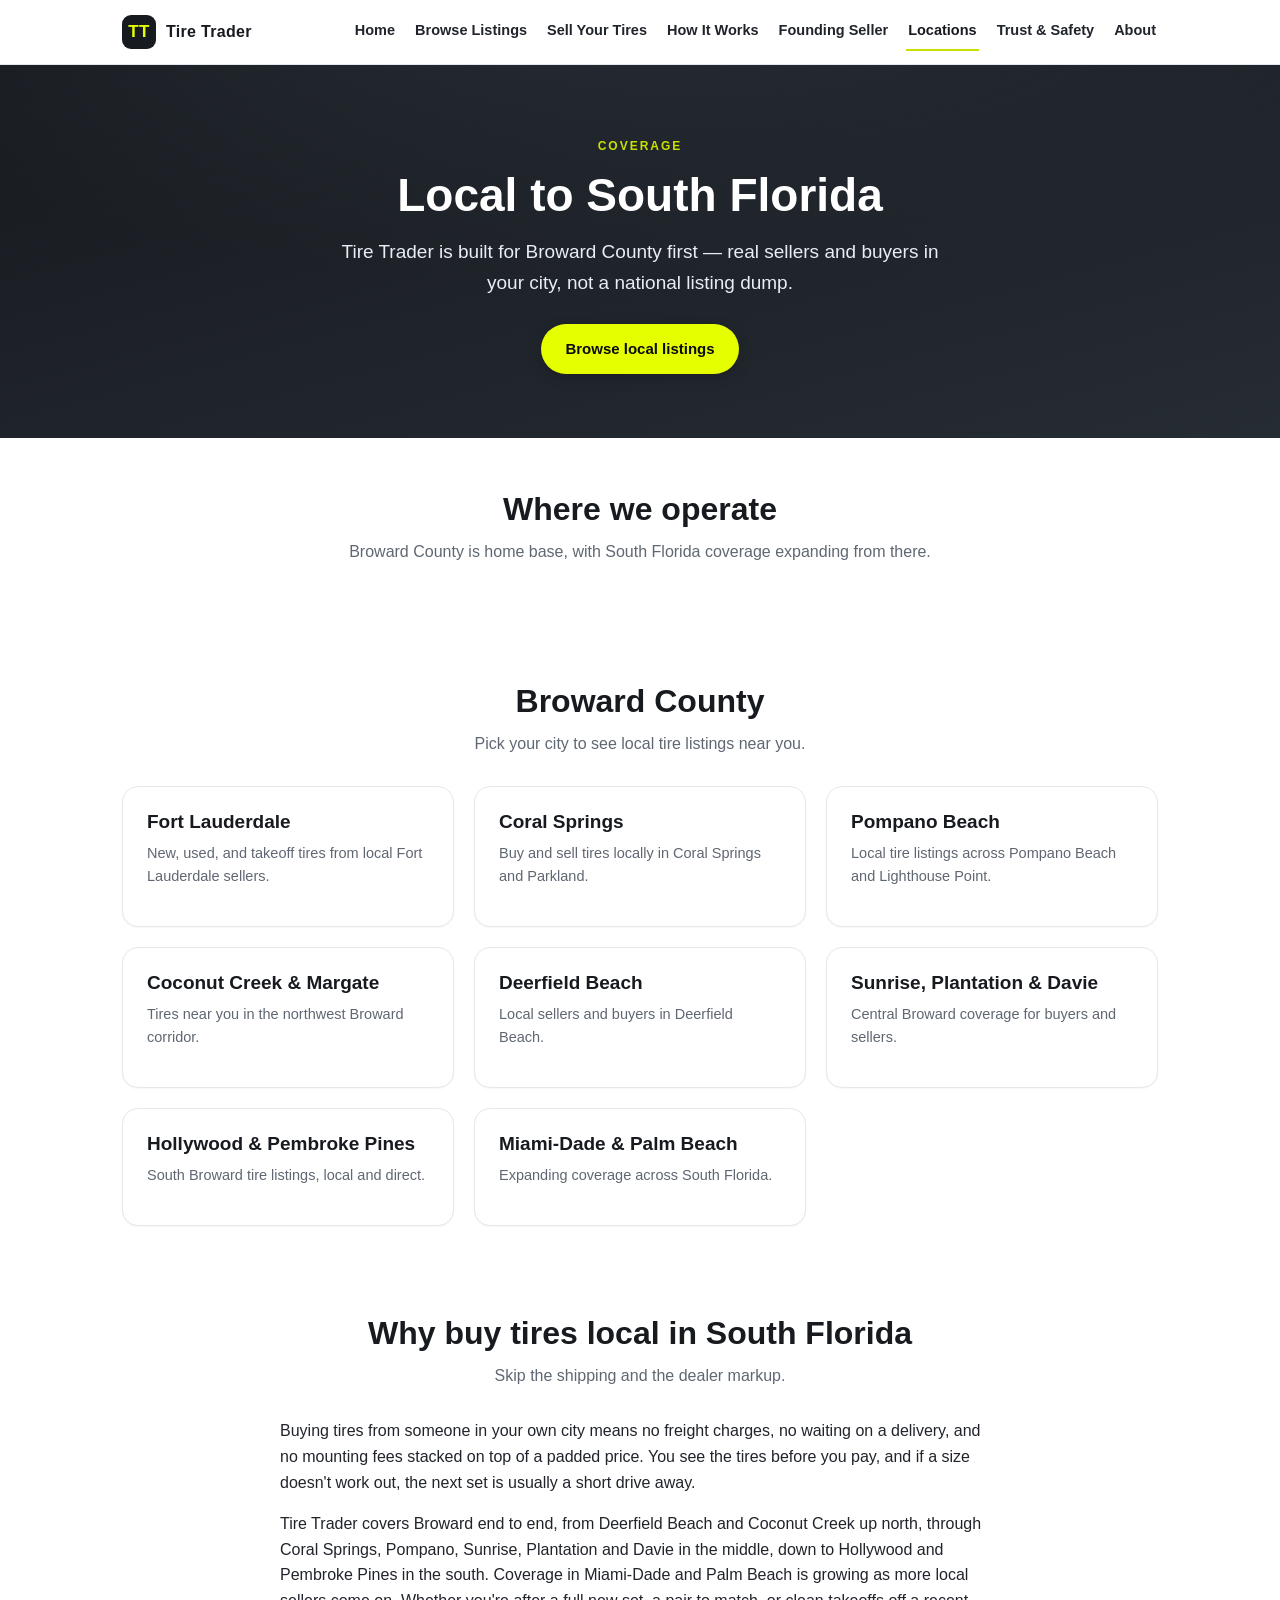
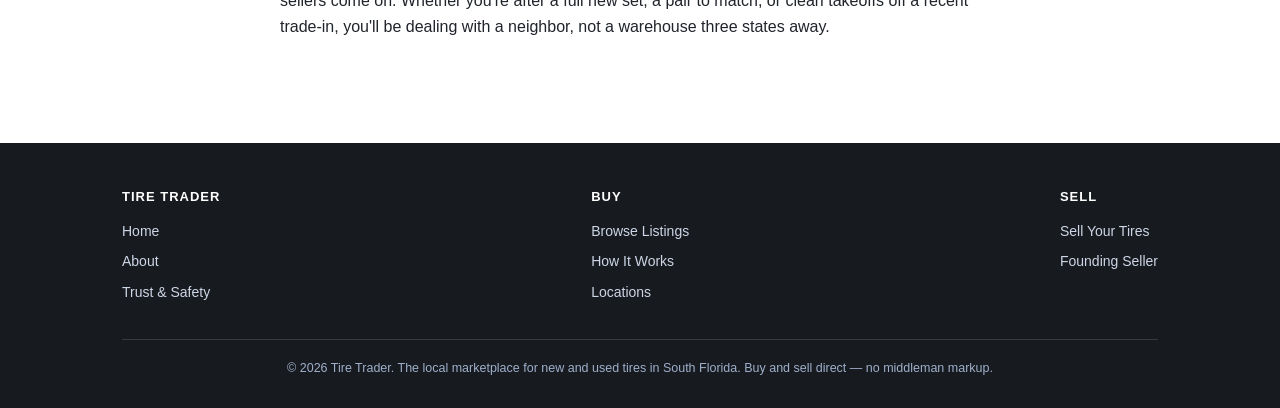
<file: locations.html>
<!DOCTYPE html>
<html lang="en">
<head>
<meta charset="UTF-8" />
<meta name="viewport" content="width=device-width, initial-scale=1.0" />
<title>Tire Trader in Broward &amp; South Florida — Local Tire Marketplace</title>
<meta name="description" content="Tire Trader serves Broward County and South Florida: Fort Lauderdale, Coral Springs, Pompano Beach, Coconut Creek, Deerfield Beach, Sunrise, Plantation, Davie, Hollywood, Pembroke Pines and more." />
<link rel="canonical" href="https://shoptiretrader.com/locations.html" />
<meta name="robots" content="index,follow" />
<meta property="og:type" content="website" />
<meta property="og:site_name" content="Tire Trader" />
<meta property="og:title" content="Tire Trader in Broward &amp; South Florida — Local Tire Marketplace" />
<meta property="og:description" content="Tire Trader serves Broward County and South Florida: Fort Lauderdale, Coral Springs, Pompano Beach, Coconut Creek, Deerfield Beach, Sunrise, Plantation, Davie, Hollywood, Pembroke Pines and more." />
<meta property="og:url" content="https://shoptiretrader.com/locations.html" /><meta property="og:image" content="https://shoptiretrader.com/assets/og-image.png" /><meta property="og:image:width" content="1200" /><meta property="og:image:height" content="630" />
<meta name="twitter:card" content="summary_large_image" /><meta name="twitter:image" content="https://shoptiretrader.com/assets/og-image.png" />
<meta name="twitter:title" content="Tire Trader in Broward &amp; South Florida — Local Tire Marketplace" />
<meta name="twitter:description" content="Tire Trader serves Broward County and South Florida: Fort Lauderdale, Coral Springs, Pompano Beach, Coconut Creek, Deerfield Beach, Sunrise, Plantation, Davie, Hollywood, Pembroke Pines and more." />
<link rel="icon" type="image/svg+xml" href="data:image/svg+xml,<svg xmlns='http://www.w3.org/2000/svg' viewBox='0 0 64 64'><rect width='64' height='64' rx='14' fill='%23171a1f'/><text x='32' y='43' font-family='Arial,sans-serif' font-size='28' font-weight='700' fill='%23e5ff00' text-anchor='middle'>TT</text></svg>" />
<link rel="stylesheet" href="/assets/site.css" />
<script type="application/ld+json">{"@context":"https://schema.org","@type":"WebPage","name":"Tire Trader in Broward & South Florida \u2014 Local Tire Marketplace","url":"https://shoptiretrader.com/locations.html","description":"Tire Trader serves Broward County and South Florida: Fort Lauderdale, Coral Springs, Pompano Beach, Coconut Creek, Deerfield Beach, Sunrise, Plantation, Davie, Hollywood, Pembroke Pines and more.","isPartOf":{"@type":"WebSite","name":"Tire Trader","url":"https://shoptiretrader.com/"},"publisher":{"@type":"Organization","name":"Tire Trader","url":"https://shoptiretrader.com/"}}</script>
</head>
<body><a class="skip" href="#main">Skip to content</a><header class="site-head"><div class="wrap"><nav class="nav" aria-label="Primary">
<a class="logo" href="/"><span class="mk" aria-hidden="true">TT</span>Tire Trader</a>
<button class="nav-toggle" aria-label="Menu" aria-expanded="false" aria-controls="nl" onclick="var e=document.getElementById('nl');this.setAttribute('aria-expanded',e.classList.toggle('open'))">☰</button>
<div class="nav-links" id="nl"><a href="/">Home</a><a href="/browse-listings.html">Browse Listings</a><a href="/sell-your-tires.html">Sell Your Tires</a><a href="/how-it-works.html">How It Works</a><a href="/founding-seller.html">Founding Seller</a><a href="/locations.html" aria-current="page">Locations</a><a href="/trust-safety.html">Trust &amp; Safety</a><a href="/about.html">About</a></div>
</nav></div></header><section class="hero"><div class="wrap">
<div class="eyebrow">Coverage</div>
<h1>Local to South Florida</h1>
<p>Tire Trader is built for Broward County first — real sellers and buyers in your city, not a national listing dump.</p>
<div><a class="btn" href="/browse-listings.html">Browse local listings</a></div>
</div></section><main id="main"><div class='wrap'><section><div class="section-intro"><h2>Where we operate</h2><p>Broward County is home base, with South Florida coverage expanding from there.</p></div></section><section><div class="section-intro"><h2>Broward County</h2><p>Pick your city to see local tire listings near you.</p></div><div class="grid"><a class="card" href="/browse-listings.html"><h3>Fort Lauderdale</h3><p>New, used, and takeoff tires from local Fort Lauderdale sellers.</p></a><a class="card" href="/browse-listings.html"><h3>Coral Springs</h3><p>Buy and sell tires locally in Coral Springs and Parkland.</p></a><a class="card" href="/browse-listings.html"><h3>Pompano Beach</h3><p>Local tire listings across Pompano Beach and Lighthouse Point.</p></a><a class="card" href="/browse-listings.html"><h3>Coconut Creek &amp; Margate</h3><p>Tires near you in the northwest Broward corridor.</p></a><a class="card" href="/browse-listings.html"><h3>Deerfield Beach</h3><p>Local sellers and buyers in Deerfield Beach.</p></a><a class="card" href="/browse-listings.html"><h3>Sunrise, Plantation &amp; Davie</h3><p>Central Broward coverage for buyers and sellers.</p></a><a class="card" href="/browse-listings.html"><h3>Hollywood &amp; Pembroke Pines</h3><p>South Broward tire listings, local and direct.</p></a><a class="card" href="/browse-listings.html"><h3>Miami-Dade &amp; Palm Beach</h3><p>Expanding coverage across South Florida.</p></a></div></section><section><div class="section-intro"><h2>Why buy tires local in South Florida</h2><p>Skip the shipping and the dealer markup.</p></div><div class="prose"><p>Buying tires from someone in your own city means no freight charges, no waiting on a delivery, and no mounting fees stacked on top of a padded price. You see the tires before you pay, and if a size doesn't work out, the next set is usually a short drive away.</p><p>Tire Trader covers Broward end to end, from Deerfield Beach and Coconut Creek up north, through Coral Springs, Pompano, Sunrise, Plantation and Davie in the middle, down to Hollywood and Pembroke Pines in the south. Coverage in Miami-Dade and Palm Beach is growing as more local sellers come on. Whether you're after a full new set, a pair to match, or clean takeoffs off a recent trade-in, you'll be dealing with a neighbor, not a warehouse three states away.</p></div></section></div></main><footer class="site-foot"><div class="wrap">
<div class="cols"><div><h4>Tire Trader</h4><a href="/">Home</a><a href="/about.html">About</a><a href="/trust-safety.html">Trust &amp; Safety</a></div><div><h4>Buy</h4><a href="/browse-listings.html">Browse Listings</a><a href="/how-it-works.html">How It Works</a><a href="/locations.html">Locations</a></div><div><h4>Sell</h4><a href="/sell-your-tires.html">Sell Your Tires</a><a href="/founding-seller.html">Founding Seller</a></div></div>
<div class="fine">© 2026 Tire Trader. The local marketplace for new and used tires in South Florida. Buy and sell direct — no middleman markup.</div>
</div></footer></body></html>
</file>
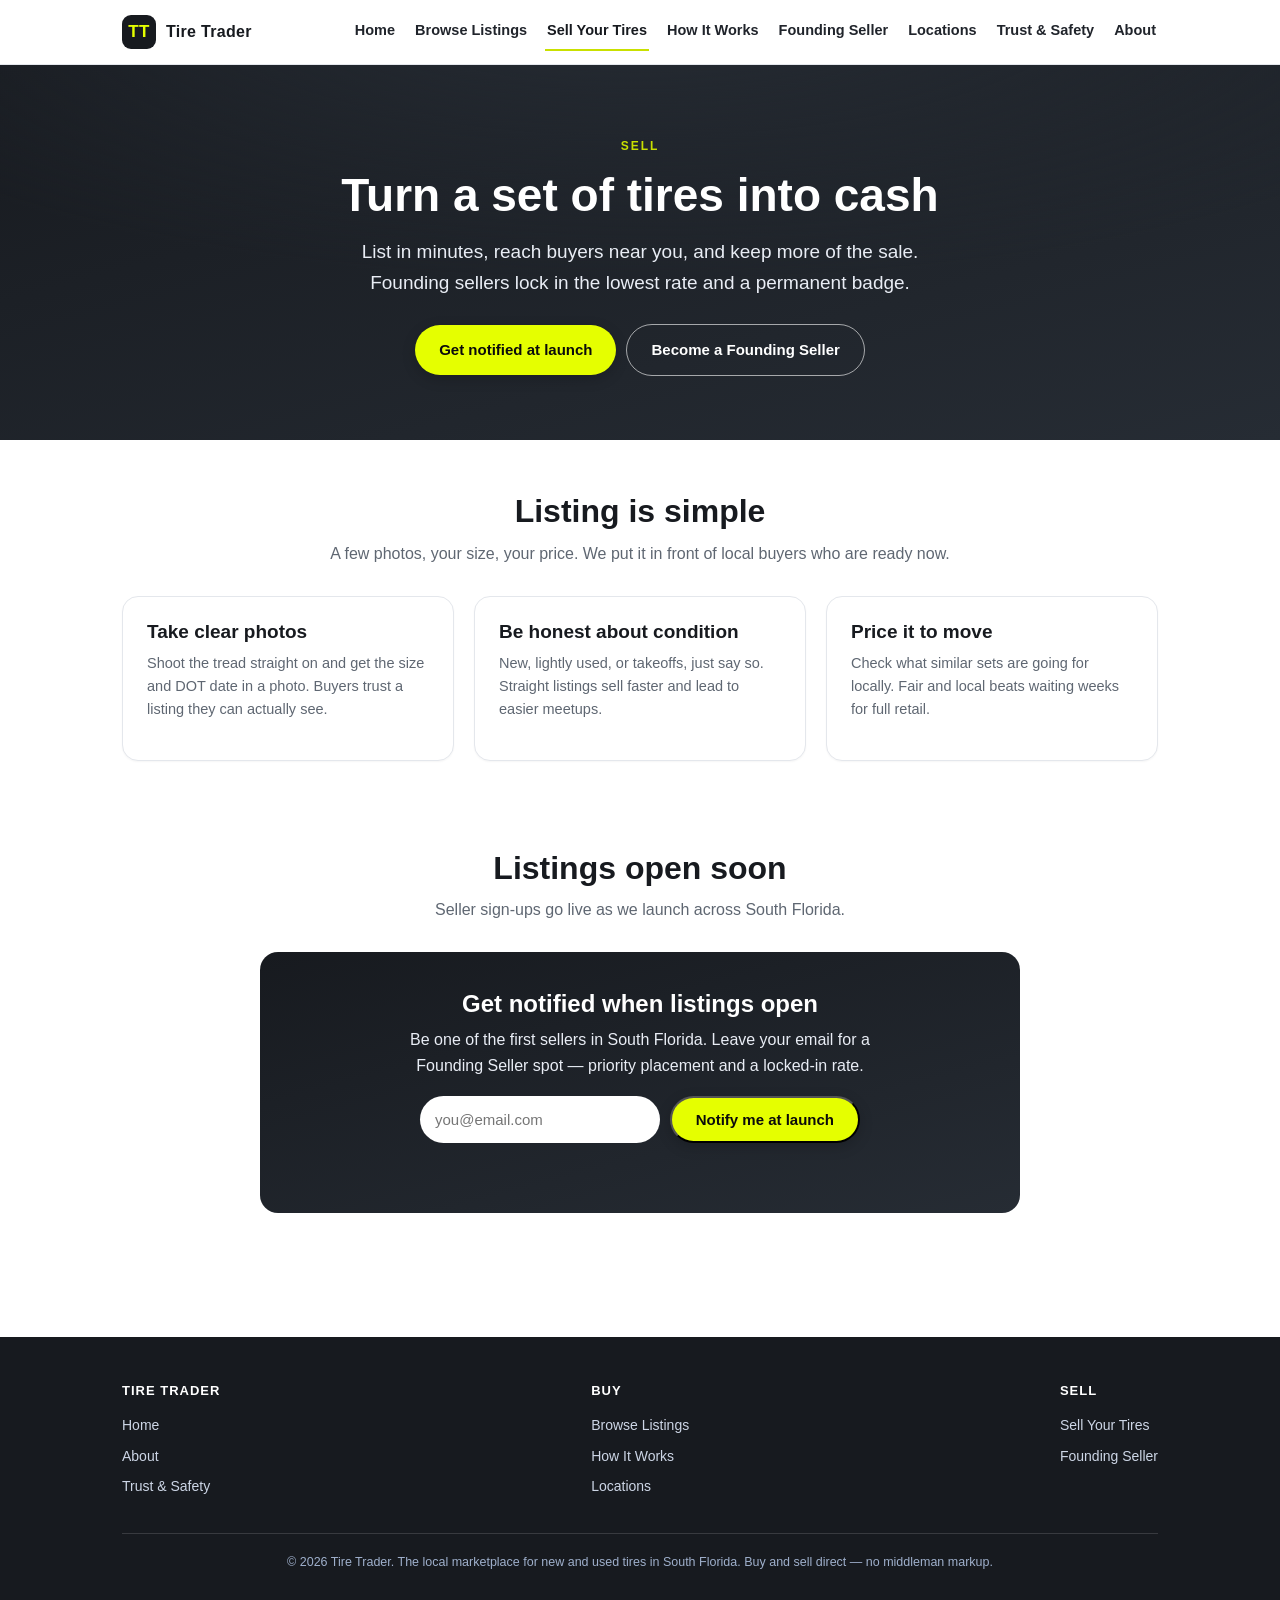
<file: sell-your-tires.html>
<!DOCTYPE html>
<html lang="en">
<head>
<meta charset="UTF-8" />
<meta name="viewport" content="width=device-width, initial-scale=1.0" />
<title>Sell Your Tires — Free Local Listings | Tire Trader</title>
<meta name="description" content="List new, used, or takeoff tires in minutes and reach local South Florida buyers. No dealer markup. Founding sellers get priority placement and a locked-in rate." />
<link rel="canonical" href="https://shoptiretrader.com/sell-your-tires.html" />
<meta name="robots" content="index,follow" />
<meta property="og:type" content="website" />
<meta property="og:site_name" content="Tire Trader" />
<meta property="og:title" content="Sell Your Tires — Free Local Listings | Tire Trader" />
<meta property="og:description" content="List new, used, or takeoff tires in minutes and reach local South Florida buyers. No dealer markup. Founding sellers get priority placement and a locked-in rate." />
<meta property="og:url" content="https://shoptiretrader.com/sell-your-tires.html" /><meta property="og:image" content="https://shoptiretrader.com/assets/og-image.png" /><meta property="og:image:width" content="1200" /><meta property="og:image:height" content="630" />
<meta name="twitter:card" content="summary_large_image" /><meta name="twitter:image" content="https://shoptiretrader.com/assets/og-image.png" />
<meta name="twitter:title" content="Sell Your Tires — Free Local Listings | Tire Trader" />
<meta name="twitter:description" content="List new, used, or takeoff tires in minutes and reach local South Florida buyers. No dealer markup. Founding sellers get priority placement and a locked-in rate." />
<link rel="icon" type="image/svg+xml" href="data:image/svg+xml,<svg xmlns='http://www.w3.org/2000/svg' viewBox='0 0 64 64'><rect width='64' height='64' rx='14' fill='%23171a1f'/><text x='32' y='43' font-family='Arial,sans-serif' font-size='28' font-weight='700' fill='%23e5ff00' text-anchor='middle'>TT</text></svg>" />
<link rel="stylesheet" href="/assets/site.css" />
<script type="application/ld+json">{"@context":"https://schema.org","@type":"WebPage","name":"Sell Your Tires \u2014 Free Local Listings | Tire Trader","url":"https://shoptiretrader.com/sell-your-tires.html","description":"List new, used, or takeoff tires in minutes and reach local South Florida buyers. No dealer markup. Founding sellers get priority placement and a locked-in rate.","isPartOf":{"@type":"WebSite","name":"Tire Trader","url":"https://shoptiretrader.com/"},"publisher":{"@type":"Organization","name":"Tire Trader","url":"https://shoptiretrader.com/"}}</script>
</head>
<body><a class="skip" href="#main">Skip to content</a><header class="site-head"><div class="wrap"><nav class="nav" aria-label="Primary">
<a class="logo" href="/"><span class="mk" aria-hidden="true">TT</span>Tire Trader</a>
<button class="nav-toggle" aria-label="Menu" aria-expanded="false" aria-controls="nl" onclick="var e=document.getElementById('nl');this.setAttribute('aria-expanded',e.classList.toggle('open'))">☰</button>
<div class="nav-links" id="nl"><a href="/">Home</a><a href="/browse-listings.html">Browse Listings</a><a href="/sell-your-tires.html" aria-current="page">Sell Your Tires</a><a href="/how-it-works.html">How It Works</a><a href="/founding-seller.html">Founding Seller</a><a href="/locations.html">Locations</a><a href="/trust-safety.html">Trust &amp; Safety</a><a href="/about.html">About</a></div>
</nav></div></header><section class="hero"><div class="wrap">
<div class="eyebrow">Sell</div>
<h1>Turn a set of tires into cash</h1>
<p>List in minutes, reach buyers near you, and keep more of the sale. Founding sellers lock in the lowest rate and a permanent badge.</p>
<div><a class="btn" href="#join">Get notified at launch</a><a class="btn ghost" href="/founding-seller.html">Become a Founding Seller</a></div>
</div></section><main id="main"><div class='wrap'><section><div class="section-intro"><h2>Listing is simple</h2><p>A few photos, your size, your price. We put it in front of local buyers who are ready now.</p></div><div class="grid"><div class="card"><h3>Take clear photos</h3><p>Shoot the tread straight on and get the size and DOT date in a photo. Buyers trust a listing they can actually see.</p></div><div class="card"><h3>Be honest about condition</h3><p>New, lightly used, or takeoffs, just say so. Straight listings sell faster and lead to easier meetups.</p></div><div class="card"><h3>Price it to move</h3><p>Check what similar sets are going for locally. Fair and local beats waiting weeks for full retail.</p></div></div></section><section><div class="section-intro"><h2>Listings open soon</h2><p>Seller sign-ups go live as we launch across South Florida.</p></div><div class="news" id="join"><h2>Get notified when listings open</h2><p>Be one of the first sellers in South Florida. Leave your email for a Founding Seller spot — priority placement and a locked-in rate.</p><form data-capture data-source="sell-your-tires" novalidate><input type="email" placeholder="you@email.com" aria-label="Email" required><input type="text" name="company" tabindex="-1" autocomplete="off" aria-hidden="true" style="position:absolute;left:-9999px;width:1px;height:1px;opacity:0"><button class="btn" type="submit">Notify me at launch</button></form><p class="form-success" aria-live="polite"></p></div></section></div></main><footer class="site-foot"><div class="wrap">
<div class="cols"><div><h4>Tire Trader</h4><a href="/">Home</a><a href="/about.html">About</a><a href="/trust-safety.html">Trust &amp; Safety</a></div><div><h4>Buy</h4><a href="/browse-listings.html">Browse Listings</a><a href="/how-it-works.html">How It Works</a><a href="/locations.html">Locations</a></div><div><h4>Sell</h4><a href="/sell-your-tires.html">Sell Your Tires</a><a href="/founding-seller.html">Founding Seller</a></div></div>
<div class="fine">© 2026 Tire Trader. The local marketplace for new and used tires in South Florida. Buy and sell direct — no middleman markup.</div>
</div></footer><script src="/assets/site.js" defer></script></body></html>
</file>
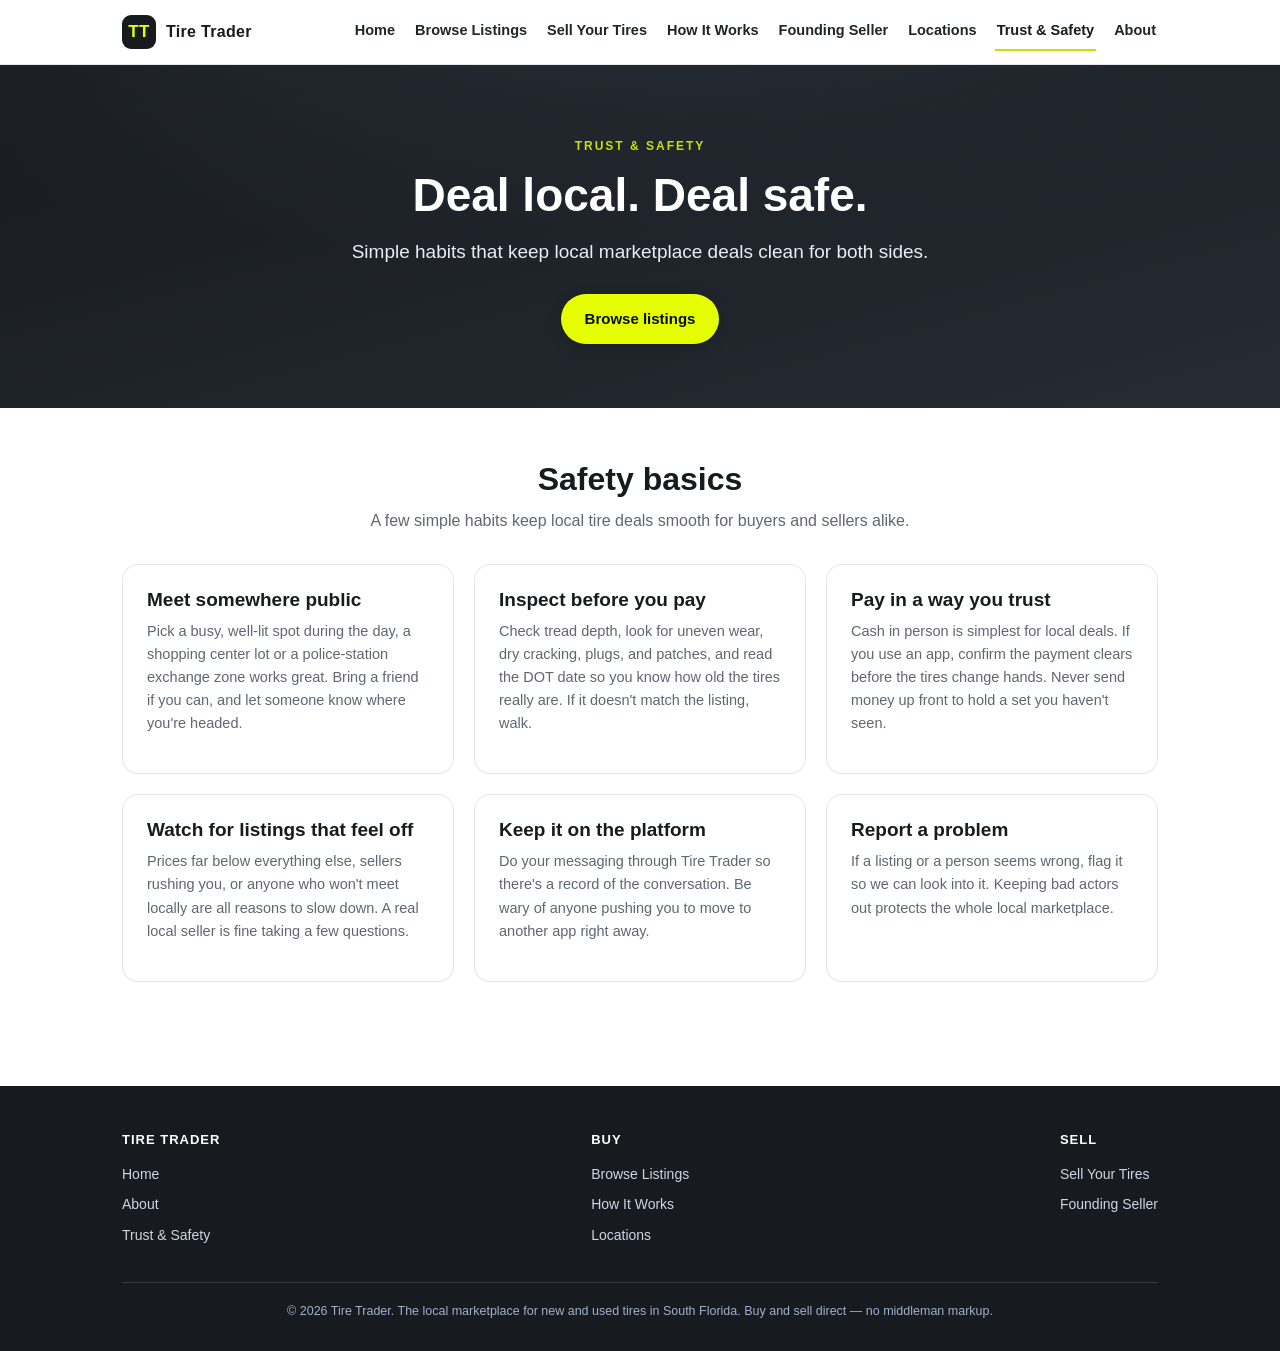
<file: trust-safety.html>
<!DOCTYPE html>
<html lang="en">
<head>
<meta charset="UTF-8" />
<meta name="viewport" content="width=device-width, initial-scale=1.0" />
<title>Trust &amp; Safety — Buying &amp; Selling Safely | Tire Trader</title>
<meta name="description" content="How to buy and sell tires safely on Tire Trader: meeting in public, inspecting before you pay, spotting bad listings, and reporting problems." />
<link rel="canonical" href="https://shoptiretrader.com/trust-safety.html" />
<meta name="robots" content="index,follow" />
<meta property="og:type" content="website" />
<meta property="og:site_name" content="Tire Trader" />
<meta property="og:title" content="Trust &amp; Safety — Buying &amp; Selling Safely | Tire Trader" />
<meta property="og:description" content="How to buy and sell tires safely on Tire Trader: meeting in public, inspecting before you pay, spotting bad listings, and reporting problems." />
<meta property="og:url" content="https://shoptiretrader.com/trust-safety.html" /><meta property="og:image" content="https://shoptiretrader.com/assets/og-image.png" /><meta property="og:image:width" content="1200" /><meta property="og:image:height" content="630" />
<meta name="twitter:card" content="summary_large_image" /><meta name="twitter:image" content="https://shoptiretrader.com/assets/og-image.png" />
<meta name="twitter:title" content="Trust &amp; Safety — Buying &amp; Selling Safely | Tire Trader" />
<meta name="twitter:description" content="How to buy and sell tires safely on Tire Trader: meeting in public, inspecting before you pay, spotting bad listings, and reporting problems." />
<link rel="icon" type="image/svg+xml" href="data:image/svg+xml,<svg xmlns='http://www.w3.org/2000/svg' viewBox='0 0 64 64'><rect width='64' height='64' rx='14' fill='%23171a1f'/><text x='32' y='43' font-family='Arial,sans-serif' font-size='28' font-weight='700' fill='%23e5ff00' text-anchor='middle'>TT</text></svg>" />
<link rel="stylesheet" href="/assets/site.css" />
<script type="application/ld+json">{"@context":"https://schema.org","@type":"WebPage","name":"Trust & Safety \u2014 Buying & Selling Safely | Tire Trader","url":"https://shoptiretrader.com/trust-safety.html","description":"How to buy and sell tires safely on Tire Trader: meeting in public, inspecting before you pay, spotting bad listings, and reporting problems.","isPartOf":{"@type":"WebSite","name":"Tire Trader","url":"https://shoptiretrader.com/"},"publisher":{"@type":"Organization","name":"Tire Trader","url":"https://shoptiretrader.com/"}}</script>
</head>
<body><a class="skip" href="#main">Skip to content</a><header class="site-head"><div class="wrap"><nav class="nav" aria-label="Primary">
<a class="logo" href="/"><span class="mk" aria-hidden="true">TT</span>Tire Trader</a>
<button class="nav-toggle" aria-label="Menu" aria-expanded="false" aria-controls="nl" onclick="var e=document.getElementById('nl');this.setAttribute('aria-expanded',e.classList.toggle('open'))">☰</button>
<div class="nav-links" id="nl"><a href="/">Home</a><a href="/browse-listings.html">Browse Listings</a><a href="/sell-your-tires.html">Sell Your Tires</a><a href="/how-it-works.html">How It Works</a><a href="/founding-seller.html">Founding Seller</a><a href="/locations.html">Locations</a><a href="/trust-safety.html" aria-current="page">Trust &amp; Safety</a><a href="/about.html">About</a></div>
</nav></div></header><section class="hero"><div class="wrap">
<div class="eyebrow">Trust &amp; Safety</div>
<h1>Deal local. Deal safe.</h1>
<p>Simple habits that keep local marketplace deals clean for both sides.</p>
<div><a class="btn" href="/browse-listings.html">Browse listings</a></div>
</div></section><main id="main"><div class='wrap'><section><div class="section-intro"><h2>Safety basics</h2><p>A few simple habits keep local tire deals smooth for buyers and sellers alike.</p></div><div class="grid"><div class="card"><h3>Meet somewhere public</h3><p>Pick a busy, well-lit spot during the day, a shopping center lot or a police-station exchange zone works great. Bring a friend if you can, and let someone know where you're headed.</p></div><div class="card"><h3>Inspect before you pay</h3><p>Check tread depth, look for uneven wear, dry cracking, plugs, and patches, and read the DOT date so you know how old the tires really are. If it doesn't match the listing, walk.</p></div><div class="card"><h3>Pay in a way you trust</h3><p>Cash in person is simplest for local deals. If you use an app, confirm the payment clears before the tires change hands. Never send money up front to hold a set you haven't seen.</p></div><div class="card"><h3>Watch for listings that feel off</h3><p>Prices far below everything else, sellers rushing you, or anyone who won't meet locally are all reasons to slow down. A real local seller is fine taking a few questions.</p></div><div class="card"><h3>Keep it on the platform</h3><p>Do your messaging through Tire Trader so there's a record of the conversation. Be wary of anyone pushing you to move to another app right away.</p></div><div class="card"><h3>Report a problem</h3><p>If a listing or a person seems wrong, flag it so we can look into it. Keeping bad actors out protects the whole local marketplace.</p></div></div></section></div></main><footer class="site-foot"><div class="wrap">
<div class="cols"><div><h4>Tire Trader</h4><a href="/">Home</a><a href="/about.html">About</a><a href="/trust-safety.html">Trust &amp; Safety</a></div><div><h4>Buy</h4><a href="/browse-listings.html">Browse Listings</a><a href="/how-it-works.html">How It Works</a><a href="/locations.html">Locations</a></div><div><h4>Sell</h4><a href="/sell-your-tires.html">Sell Your Tires</a><a href="/founding-seller.html">Founding Seller</a></div></div>
<div class="fine">© 2026 Tire Trader. The local marketplace for new and used tires in South Florida. Buy and sell direct — no middleman markup.</div>
</div></footer></body></html>
</file>
<file: assets/site.css>
:root{
  --brand:#171a1f; --brand2:#262c34; --accent:#e5ff00; --accent2:#c9e000;
  --ink:#20242b; --muted:#5f6772; --paper:#fff; --mist:#f4f5f7; --line:#e4e7ec;
}
*{box-sizing:border-box}
html{scroll-behavior:smooth}
body{margin:0;font-family:-apple-system,BlinkMacSystemFont,"Segoe UI",Arial,sans-serif;
  color:var(--ink);background:var(--paper);line-height:1.6;-webkit-font-smoothing:antialiased}
a{color:var(--brand);text-decoration:none}
a:hover{text-decoration:underline}
img{max-width:100%;height:auto;display:block}
/* keyboard focus visibility (a11y) */
a:focus-visible,button:focus-visible,input:focus-visible,.card:focus-visible{
  outline:3px solid var(--accent2);outline-offset:2px;border-radius:4px}
.btn:focus-visible{outline-offset:3px}
/* skip link */
.skip{position:absolute;left:-9999px;top:0;z-index:100;background:var(--accent);color:#0b0b0b;
  padding:11px 18px;font-weight:800;border-radius:0 0 10px 0}
.skip:focus{left:0}
/* readable prose blocks */
.prose{max-width:720px;margin:0 auto;font-size:16px}
.prose p{margin:0 0 16px;color:var(--ink)}
.prose p:last-child{margin-bottom:0}
.wrap{max-width:1080px;margin:0 auto;padding:0 22px}
h1,h2,h3{font-family:"Helvetica Neue","Segoe UI",Arial,sans-serif;line-height:1.2;color:var(--brand)}
/* ---- header / nav ---- */
.site-head{position:sticky;top:0;z-index:50;background:rgba(255,255,255,.92);
  backdrop-filter:saturate(1.4) blur(8px);border-bottom:1px solid var(--line)}
.nav{display:flex;align-items:center;gap:18px;height:64px}
.logo{display:flex;align-items:center;gap:10px;font-weight:800;color:var(--brand);letter-spacing:.3px;flex:0 0 auto}
.logo .mk{width:34px;height:34px;border-radius:9px;background:var(--brand);color:var(--accent);
  font-family:"Helvetica Neue","Segoe UI",Arial,sans-serif;font-weight:700;display:flex;align-items:center;justify-content:center;font-size:17px}
.nav-links{display:flex;gap:16px;margin-left:auto;flex-wrap:wrap}
.nav-links a{color:var(--ink);font-size:14.5px;font-weight:600;padding:6px 2px;border-bottom:2px solid transparent}
.nav-links a:hover{color:var(--brand);border-bottom-color:var(--accent2);text-decoration:none}
.nav-links a[aria-current="page"]{color:var(--brand);border-bottom-color:var(--accent2)}
.nav-toggle{display:none;margin-left:auto;background:none;border:1px solid var(--line);border-radius:8px;
  padding:8px 11px;font-size:16px;cursor:pointer}
/* ---- hero ---- */
.hero{background:radial-gradient(120% 130% at 50% -20%,#262c34 0%,transparent 60%),
  linear-gradient(165deg,var(--brand) 0%,var(--brand2) 100%);color:#fff;padding:72px 0 64px;text-align:center}
.hero h1{color:#fff;font-size:clamp(28px,5vw,46px);margin:0 0 14px}
.hero p{color:#e9edf5;font-size:clamp(15px,2.2vw,19px);max-width:620px;margin:0 auto 26px}
.eyebrow{font-size:12px;font-weight:800;letter-spacing:2px;text-transform:uppercase;color:var(--accent2);margin-bottom:12px}
.btn{display:inline-block;background:var(--accent);color:#0b0b0b;font-weight:800;
  padding:13px 24px;border-radius:999px;font-size:15px;box-shadow:0 4px 14px rgba(0,0,0,.18)}
.btn:hover{background:var(--accent2);text-decoration:none}
.btn.ghost{background:transparent;color:#fff;border:1.5px solid rgba(255,255,255,.6);box-shadow:none;margin-left:10px}
/* ---- sections ---- */
main{padding:8px 0 40px}
section{padding:44px 0}
.section-intro{max-width:680px;margin:0 auto 30px;text-align:center}
.section-intro h2{font-size:clamp(23px,3.4vw,32px);margin:0 0 10px}
.section-intro p{color:var(--muted);font-size:16px;margin:0}
.grid{display:grid;gap:20px;grid-template-columns:repeat(auto-fit,minmax(260px,1fr))}
.card{background:var(--paper);border:1px solid var(--line);border-radius:16px;padding:24px;
  box-shadow:0 1px 2px rgba(0,0,0,.04);transition:transform .12s,box-shadow .2s}
.card:hover{transform:translateY(-3px);box-shadow:0 12px 28px rgba(0,0,0,.09)}
.card h3{font-size:19px;margin:0 0 8px}
.card p{color:var(--muted);font-size:14.5px;margin:0 0 14px}
.card .more{font-weight:700;color:var(--brand);font-size:14px}
.placeholder{border:1.5px dashed var(--line);border-radius:14px;padding:22px;background:var(--mist);
  color:var(--muted);font-size:14.5px}
.placeholder b{color:var(--ink)}
.ftc{background:var(--mist);border:1px solid var(--line);border-left:3px solid var(--accent2);
  border-radius:10px;padding:14px 16px;font-size:12.5px;color:var(--muted);max-width:820px;margin:8px auto}
.news{background:linear-gradient(165deg,var(--brand),var(--brand2));color:#fff;border-radius:18px;
  padding:38px 26px;text-align:center;margin:20px auto;max-width:760px}
.news h2{color:#fff;margin:0 0 8px}
.news p{color:#e9edf5;margin:0 auto 18px;max-width:480px}
.news form{display:flex;gap:10px;max-width:440px;margin:0 auto;flex-wrap:wrap;justify-content:center}
.news input{flex:1;min-width:200px;padding:13px 15px;border-radius:999px;border:none;font-size:15px}
/* ---- footer ---- */
.site-foot{background:var(--brand);color:#cdd6e6;padding:44px 0 30px;margin-top:20px}
.site-foot .cols{display:flex;gap:40px;flex-wrap:wrap;justify-content:space-between}
.site-foot h4{color:#fff;font-size:13px;text-transform:uppercase;letter-spacing:1px;margin:0 0 12px}
.site-foot a{color:#cdd6e6;font-size:14px;display:block;margin-bottom:8px}
.site-foot a:hover{color:var(--accent2)}
.site-foot .fine{border-top:1px solid rgba(255,255,255,.14);margin-top:28px;padding-top:18px;
  font-size:12.5px;color:#9fb0cc;text-align:center}
@media(max-width:760px){
  .nav-links{display:none;width:100%;flex-direction:column;gap:0;order:3}
  .nav-links.open{display:flex}
  .nav-links a{padding:12px 2px;border-bottom:1px solid var(--line)}
  .nav-toggle{display:block}
  .nav{flex-wrap:wrap;height:auto;padding:10px 0}
}

.form-success{color:#e9edf5;font-size:14px;margin:12px auto 0;max-width:440px;min-height:1em}
</file>
